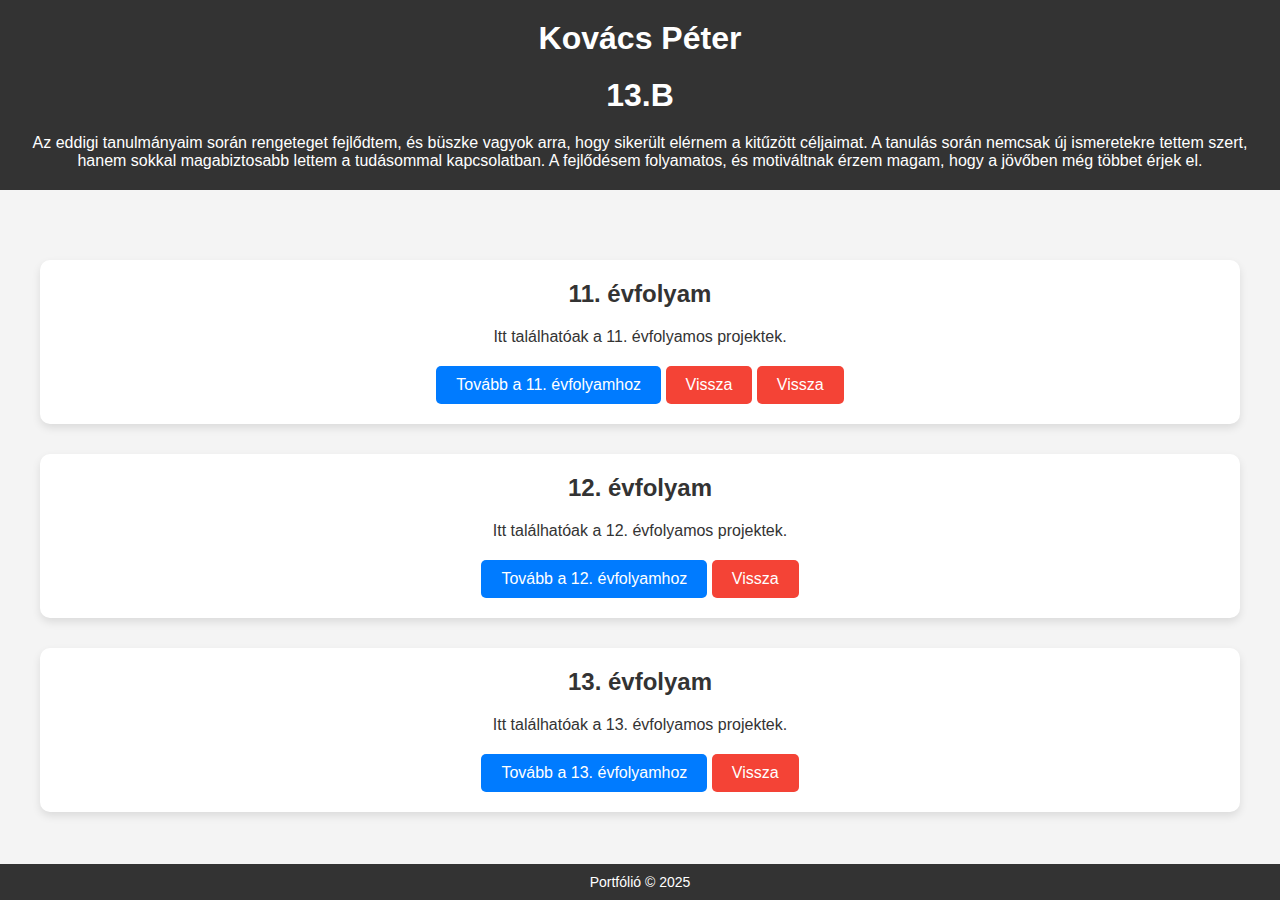
<file: weboldal2/index.html>
<!DOCTYPE html>
<html lang="hu">
<head>
    <meta charset="UTF-8">
    <meta name="viewport" content="width=device-width, initial-scale=1.0">
    <title>Portfólió</title>
    <link rel="stylesheet" href="style.css">
</head>
<body>
    <header>
        <h1>Kovács Péter</h1>
        <h1>13.B</h1>
        <p>Az eddigi tanulmányaim során rengeteget fejlődtem, és büszke vagyok arra, hogy sikerült elérnem a kitűzött céljaimat.
            A tanulás során nemcsak új ismeretekre tettem szert, hanem sokkal magabiztosabb lettem a tudásommal kapcsolatban. 
            A fejlődésem folyamatos, és motiváltnak érzem magam, hogy a jövőben még többet érjek el.</p>
    </header>

    <main>
        <section id="11">
            <h2>11. évfolyam</h2>
            <p>Itt találhatóak a 11. évfolyamos projektek.</p>
            <a href="11.html" class="go-to-link">Tovább a 11. évfolyamhoz</a>
            <button onclick="goBack()">Vissza</button>
            <button onclick="goBack()">Vissza</button>
        </section>

        <section id="12">
            <h2>12. évfolyam</h2>
            <p>Itt találhatóak a 12. évfolyamos projektek.</p>
            <a href="12.html" class="go-to-link">Tovább a 12. évfolyamhoz</a>
            <button onclick="goBack()">Vissza</button>
        </section>

        <section id="13">
            <h2>13. évfolyam</h2>
            <p>Itt találhatóak a 13. évfolyamos projektek.</p>
            <a href="13.html" class="go-to-link">Tovább a 13. évfolyamhoz</a>
            <button onclick="goBack()">Vissza</button>
        </section>
    </main>

    <footer>
        <p>Portfólió &copy; 2025</p>
    </footer>

    <script>
        // Navigáció az évfolyamok között
        function scrollToSection(year) {
            document.getElementById(year).scrollIntoView({ behavior: 'smooth' });
        }

        // Visszalépés funkció
        function goBack() {
            window.history.back();
        }
    </script>
</body>
</html>
</file>
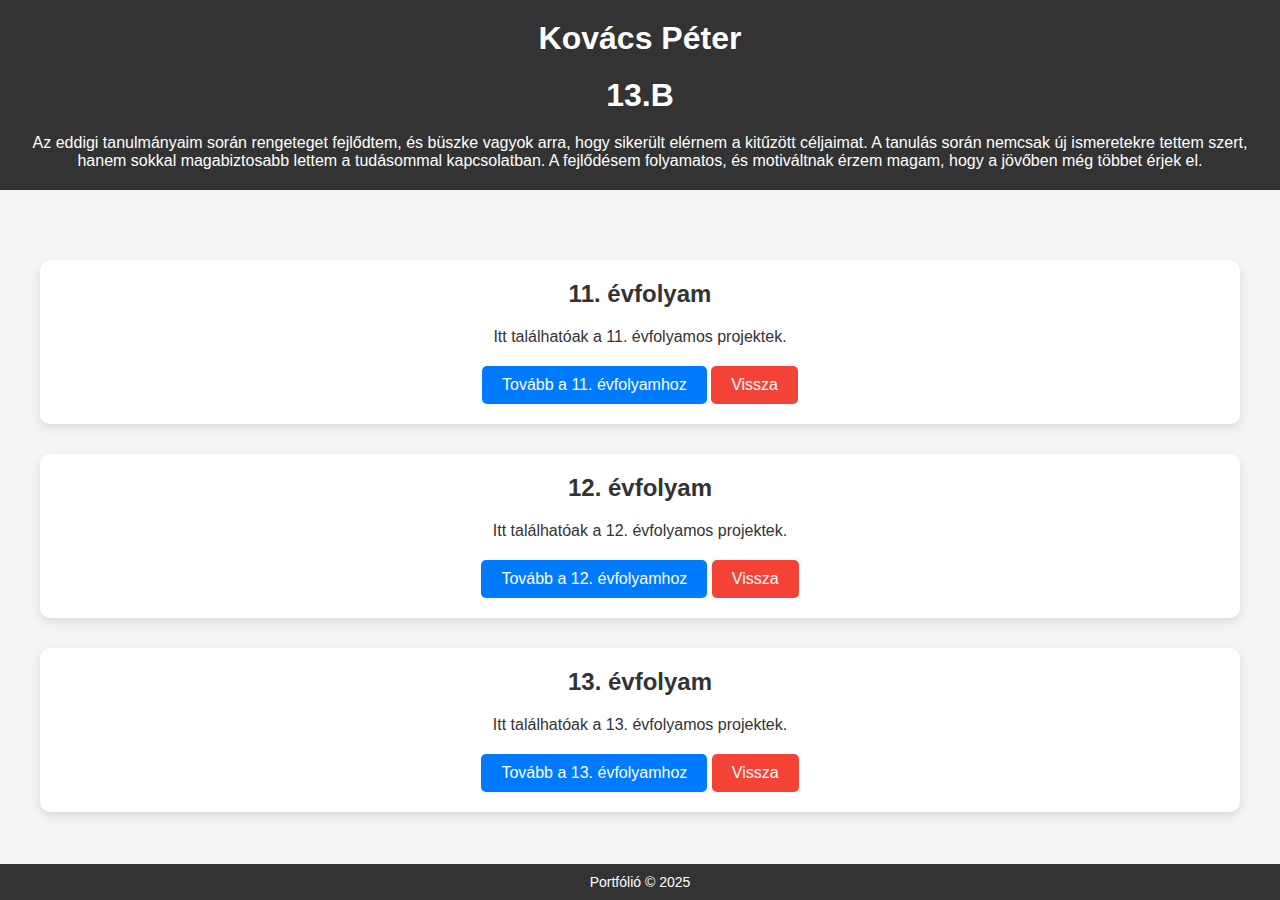
<file: weboldal3/index.html>
<!DOCTYPE html>
<html lang="hu">
<head>
    <meta charset="UTF-8">
    <meta name="viewport" content="width=device-width, initial-scale=1.0">
    <title>Portfólió</title>
    <link rel="stylesheet" href="style.css">
</head>
<body>
    <header>
        <h1>Kovács Péter</h1>
        <h1>13.B</h1>
        <p>Az eddigi tanulmányaim során rengeteget fejlődtem, és büszke vagyok arra, hogy sikerült elérnem a kitűzött céljaimat.
            A tanulás során nemcsak új ismeretekre tettem szert, hanem sokkal magabiztosabb lettem a tudásommal kapcsolatban. 
            A fejlődésem folyamatos, és motiváltnak érzem magam, hogy a jövőben még többet érjek el.</p>
    </header>

    <main>
        <section id="11">
            <h2>11. évfolyam</h2>
            <p>Itt találhatóak a 11. évfolyamos projektek.</p>
            <a href="11.html" class="go-to-link">Tovább a 11. évfolyamhoz</a>
            <button onclick="goBack()">Vissza</button>
        </section>

        <section id="12">
            <h2>12. évfolyam</h2>
            <p>Itt találhatóak a 12. évfolyamos projektek.</p>
            <a href="12.html" class="go-to-link">Tovább a 12. évfolyamhoz</a>
            <button onclick="goBack()">Vissza</button>
        </section>

        <section id="13">
            <h2>13. évfolyam</h2>
            <p>Itt találhatóak a 13. évfolyamos projektek.</p>
            <a href="13.html" class="go-to-link">Tovább a 13. évfolyamhoz</a>
            <button onclick="goBack()">Vissza</button>
        </section>
    </main>

    <footer>
        <p>Portfólió &copy; 2025</p>
    </footer>

    <script>
        // Navigáció az évfolyamok között
        function scrollToSection(year) {
            document.getElementById(year).scrollIntoView({ behavior: 'smooth' });
        }

        // Visszalépés funkció
        function goBack() {
            window.history.back();
        }
    </script>
</body>
</html>
</file>
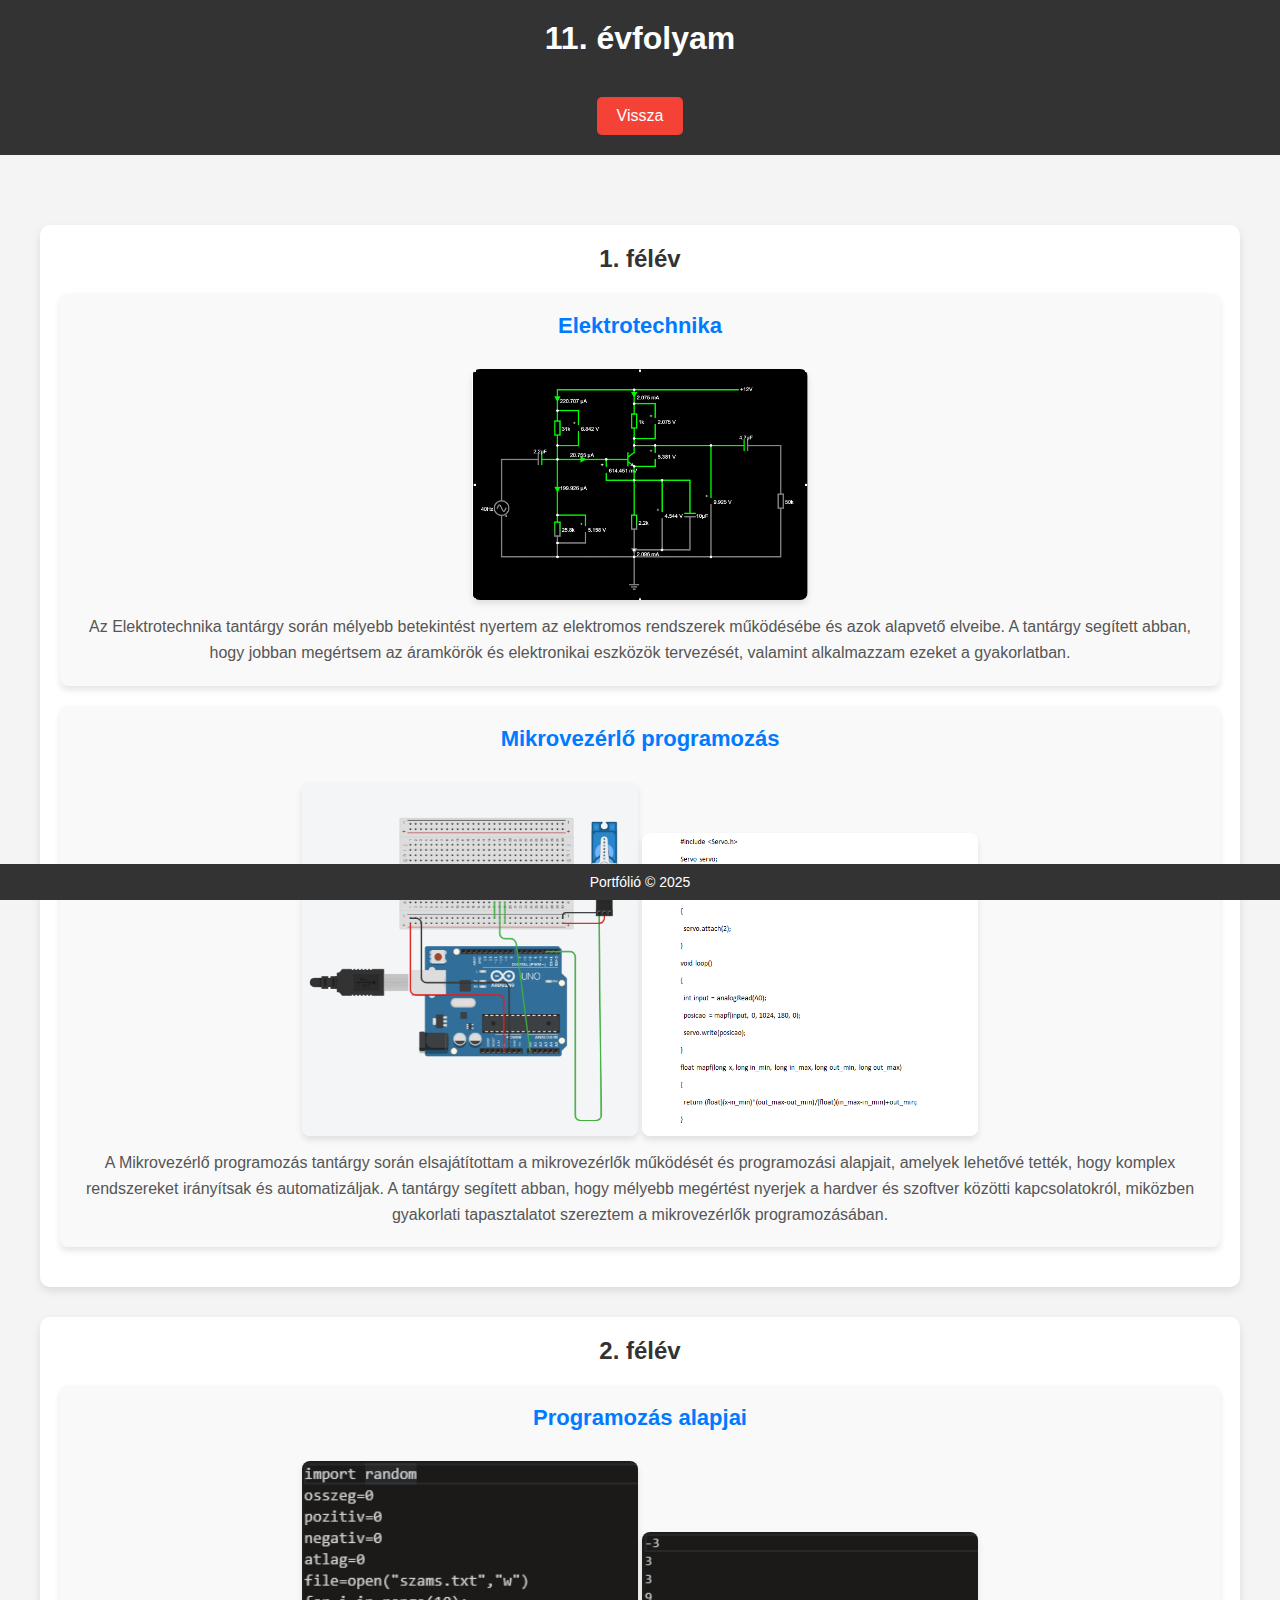
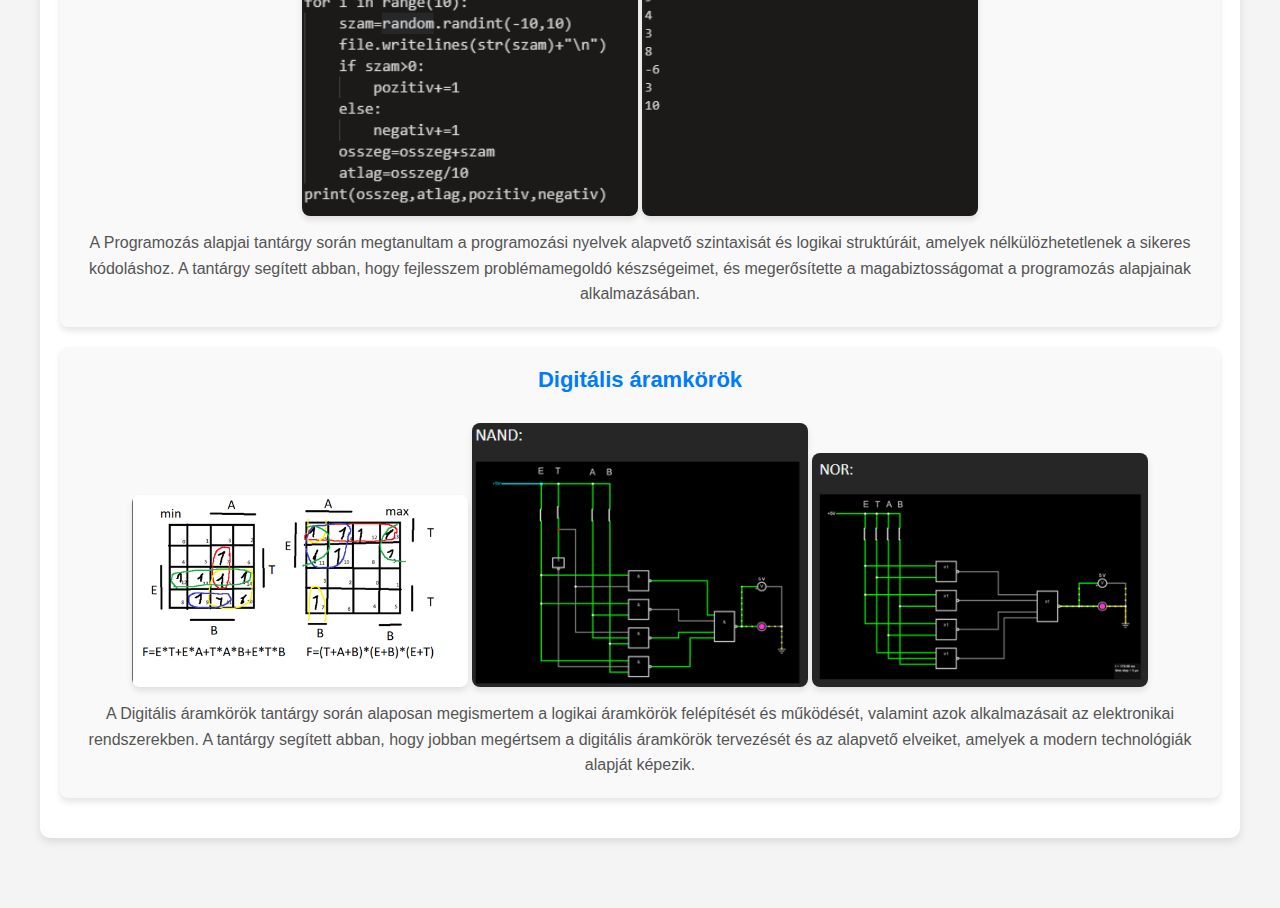
<file: weboldal2/11.html>
<!DOCTYPE html>
<html lang="hu">
<head>
    <meta charset="UTF-8">
    <meta name="viewport" content="width=device-width, initial-scale=1.0">
    <title>11. évfolyam</title>
    <link rel="stylesheet" href="style.css">
</head>
<body>
    <header>
        <h1>11. évfolyam</h1>
        <button onclick="window.history.back()">Vissza</button>
    </header>

    <main>
        <!-- 1. félév -->
        <section id="semester1">
            <h2>1. félév</h2>

            <!-- Tantárgy 1 -->
            <div class="subject">
                <h3>Elektrotechnika</h3>
                <img src="elek2.PNG" alt="Elektrotechnika" class="subject-image">
                <p>Az Elektrotechnika tantárgy során mélyebb betekintést nyertem az elektromos rendszerek működésébe és azok alapvető elveibe. A tantárgy segített abban, hogy jobban megértsem az áramkörök és elektronikai eszközök tervezését, valamint alkalmazzam ezeket a gyakorlatban.</p>
            </div>

            <!-- Tantárgy 2 -->
            <div class="subject">
                <h3>Mikrovezérlő programozás</h3>
                <img src="mikro.png" alt="Mikrovezérlő programozás" class="subject-image">
                <img src="mikro2.png" alt="Mikrovezérlő programozás" class="subject-image">
                <p>A Mikrovezérlő programozás tantárgy során elsajátítottam a mikrovezérlők működését és programozási alapjait, amelyek lehetővé tették, hogy komplex rendszereket irányítsak és automatizáljak. A tantárgy segített abban, hogy mélyebb megértést nyerjek a hardver és szoftver közötti kapcsolatokról, miközben gyakorlati tapasztalatot szereztem a mikrovezérlők programozásában.</p>
            </div>
        </section>

        <!-- 2. félév -->
        <section id="semester2">
            <h2>2. félév</h2>

            <!-- Tantárgy 3 -->
            <div class="subject">
                <h3>Programozás alapjai</h3>
                <img src="Progalap.png" alt="Programozás alapjai" class="subject-image">
                <img src="Progalap2.png" alt="Programozás alapjai" class="subject-image">
                <p>A Programozás alapjai tantárgy során megtanultam a programozási nyelvek alapvető szintaxisát és logikai struktúráit, amelyek nélkülözhetetlenek a sikeres kódoláshoz. A tantárgy segített abban, hogy fejlesszem problémamegoldó készségeimet, és megerősítette a magabiztosságomat a programozás alapjainak alkalmazásában.</p>
            </div>

            <!-- Tantárgy 4 -->
            <div class="subject">
                <h3>Digitális áramkörök</h3>
                <img src="digi.png" alt="Digitális áramkörök" class="subject-image">
                <img src="nand.png" alt="Digitális áramkörök" class="subject-image">
                <img src="nor.png" alt="Digitális áramkörök" class="subject-image">
                <p>A Digitális áramkörök tantárgy során alaposan megismertem a logikai áramkörök felépítését és működését, valamint azok alkalmazásait az elektronikai rendszerekben. A tantárgy segített abban, hogy jobban megértsem a digitális áramkörök tervezését és az alapvető elveiket, amelyek a modern technológiák alapját képezik.</p>
            </div>
        </section>
    </main>

    <footer>
        <p>Portfólió &copy; 2025</p>
    </footer>
</body>
</html>
</file>
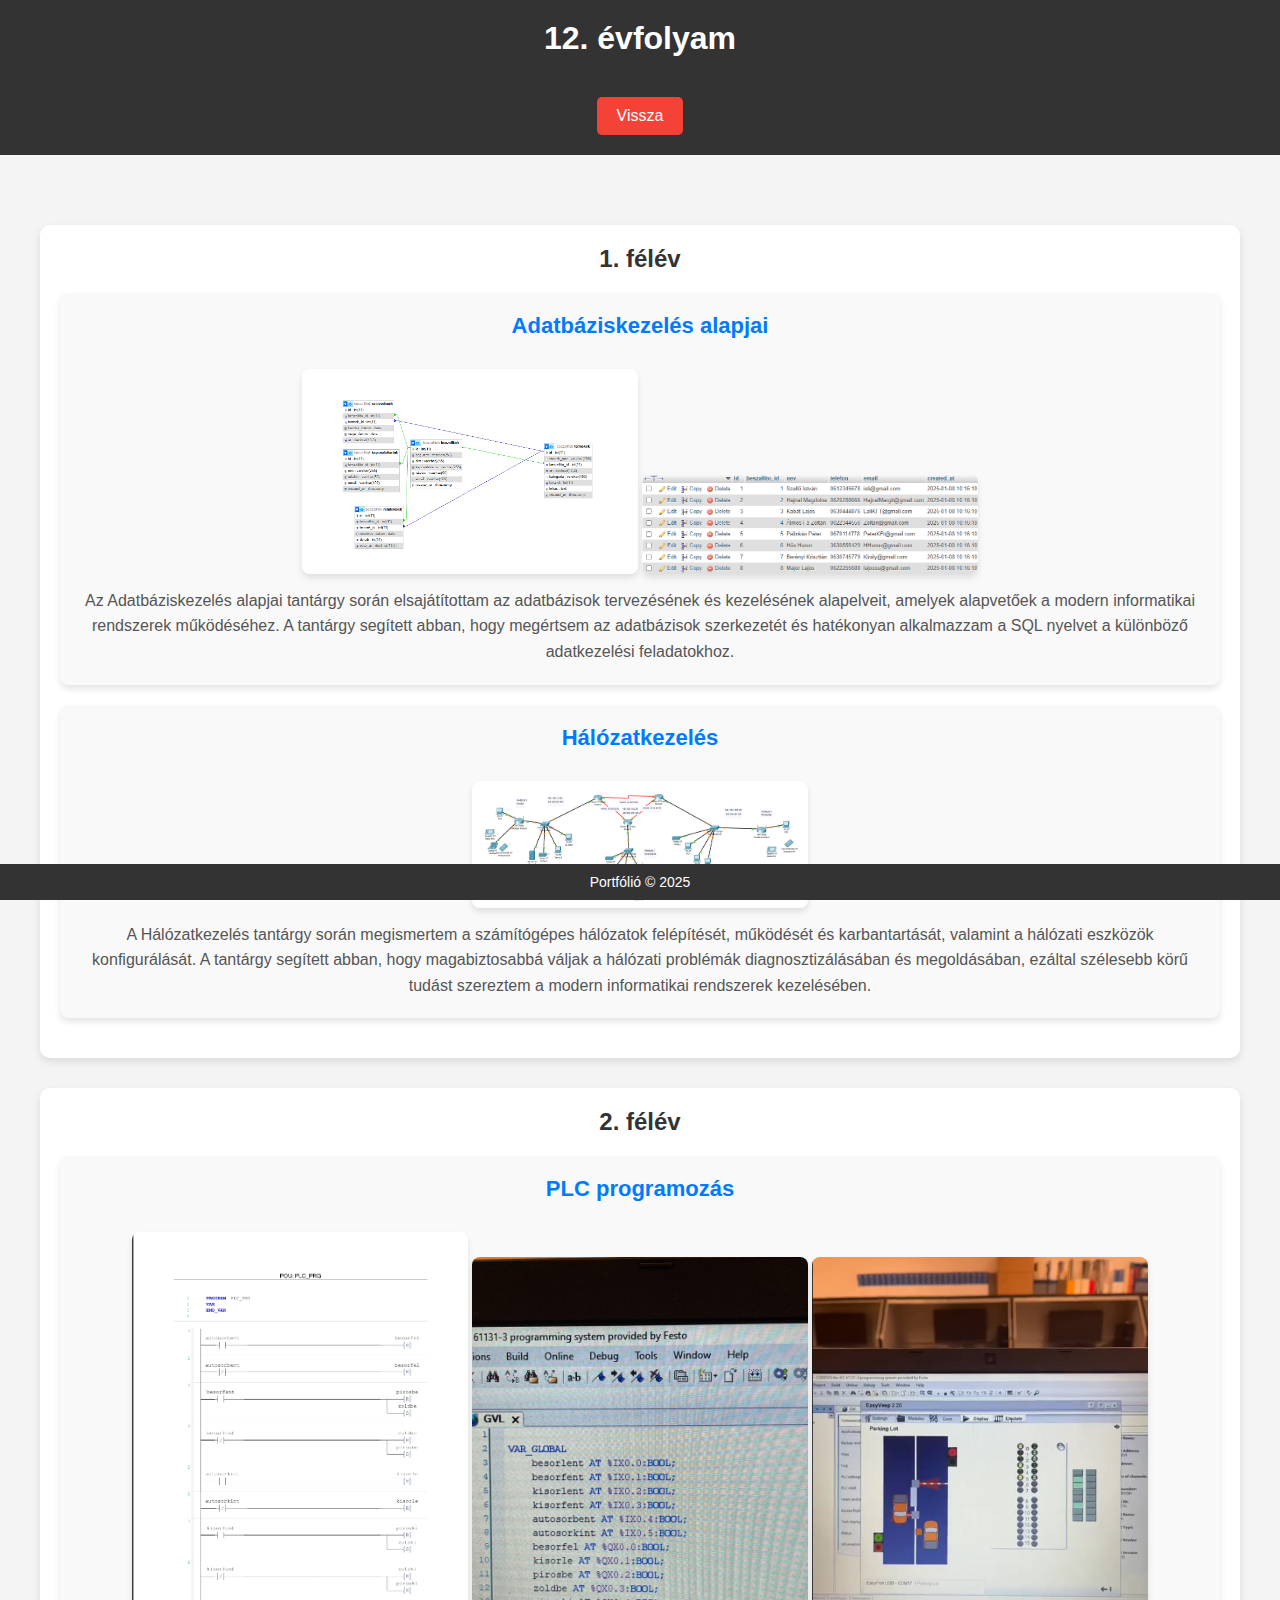
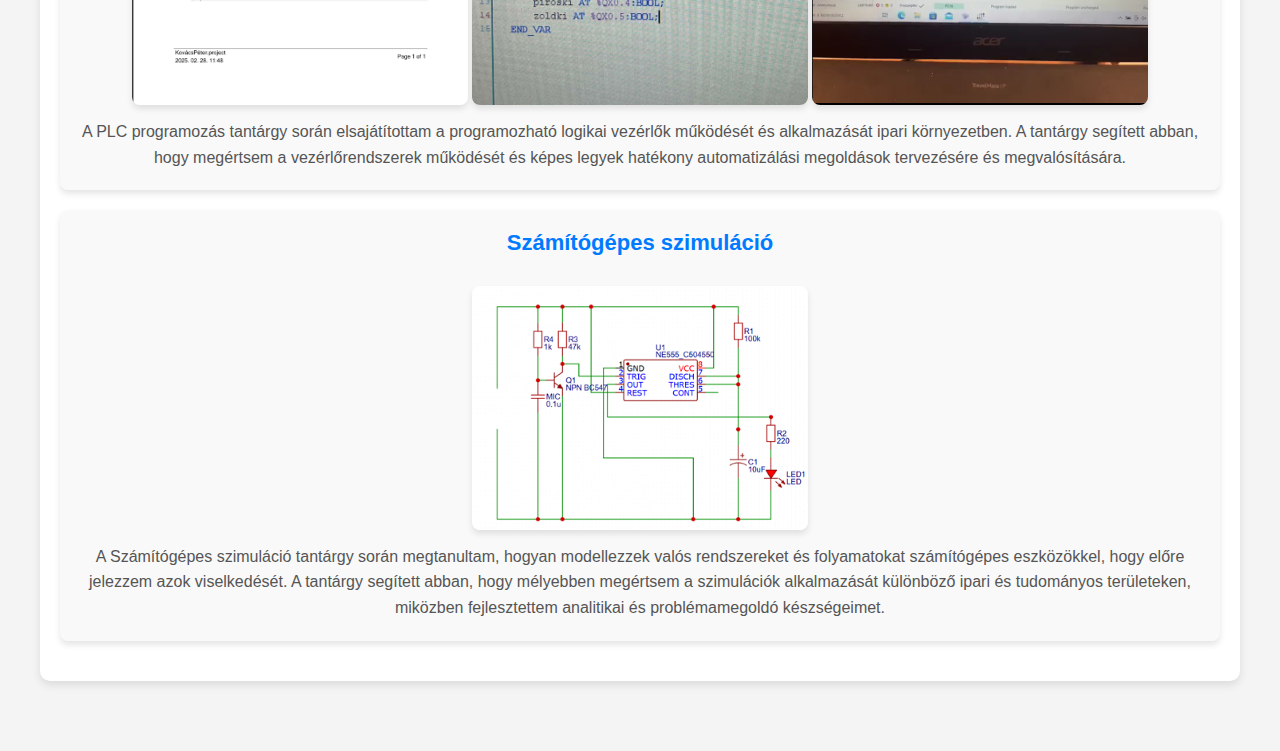
<file: weboldal2/12.html>
<!DOCTYPE html>
<html lang="hu">
<head>
    <meta charset="UTF-8">
    <meta name="viewport" content="width=device-width, initial-scale=1.0">
    <title>12. évfolyam</title>
    <link rel="stylesheet" href="style.css">
</head>
<body>
    <header>
        <h1>12. évfolyam</h1>
        <button onclick="window.history.back()">Vissza</button>
    </header>

    <main>
        <!-- 1. félév -->
        <section id="semester1">
            <h2>1. félév</h2>

            <!-- Tantárgy 1 -->
            <div class="subject">
                <h3>Adatbáziskezelés alapjai</h3>
                <img src="adatb1.PNG" alt="Adatbáziskezelés alapjai" class="subject-image">
                <img src="kapcsolattartok.PNG" alt="Adatbáziskezelés alapjai" class="subject-image">
                <p>Az Adatbáziskezelés alapjai tantárgy során elsajátítottam az adatbázisok tervezésének és kezelésének alapelveit, amelyek alapvetőek a modern informatikai rendszerek működéséhez. A tantárgy segített abban, hogy megértsem az adatbázisok szerkezetét és hatékonyan alkalmazzam a SQL nyelvet a különböző adatkezelési feladatokhoz.</p>
            </div>

            <!-- Tantárgy 2 -->
            <div class="subject">
                <h3>Hálózatkezelés</h3>
                <img src="hálózat.png" alt="Hálózatkezelés" class="subject-image">
                <p>A Hálózatkezelés tantárgy során megismertem a számítógépes hálózatok felépítését, működését és karbantartását, valamint a hálózati eszközök konfigurálását. A tantárgy segített abban, hogy magabiztosabbá váljak a hálózati problémák diagnosztizálásában és megoldásában, ezáltal szélesebb körű tudást szereztem a modern informatikai rendszerek kezelésében.</p>
            </div>
        </section>

        <!-- 2. félév -->
        <section id="semester2">
            <h2>2. félév</h2>

            <!-- Tantárgy 3 -->
            <div class="subject">
                <h3>PLC programozás</h3>
                <img src="PLC.png" alt="PLC programozás" class="subject-image">
                <img src="bemenet kimenet.jpg" alt="PLC programozás" class="subject-image">
                <img src="PLC2.png" alt="PLC programozás" class="subject-image">
                <p>A PLC programozás tantárgy során elsajátítottam a programozható logikai vezérlők működését és alkalmazását ipari környezetben. A tantárgy segített abban, hogy megértsem a vezérlőrendszerek működését és képes legyek hatékony automatizálási megoldások tervezésére és megvalósítására.</p>
            </div>

            <!-- Tantárgy 4 -->
            <div class="subject">
                <h3>Számítógépes szimuláció</h3>
                <img src="szimulacio.PNG" alt="Számítógépes szimuláció" class="subject-image">
                <p>A Számítógépes szimuláció tantárgy során megtanultam, hogyan modellezzek valós rendszereket és folyamatokat számítógépes eszközökkel, hogy előre jelezzem azok viselkedését. A tantárgy segített abban, hogy mélyebben megértsem a szimulációk alkalmazását különböző ipari és tudományos területeken, miközben fejlesztettem analitikai és problémamegoldó készségeimet.</p>
            </div>
        </section>
    </main>

    <footer>
        <p>Portfólió &copy; 2025</p>
    </footer>
</body>
</html>
</file>
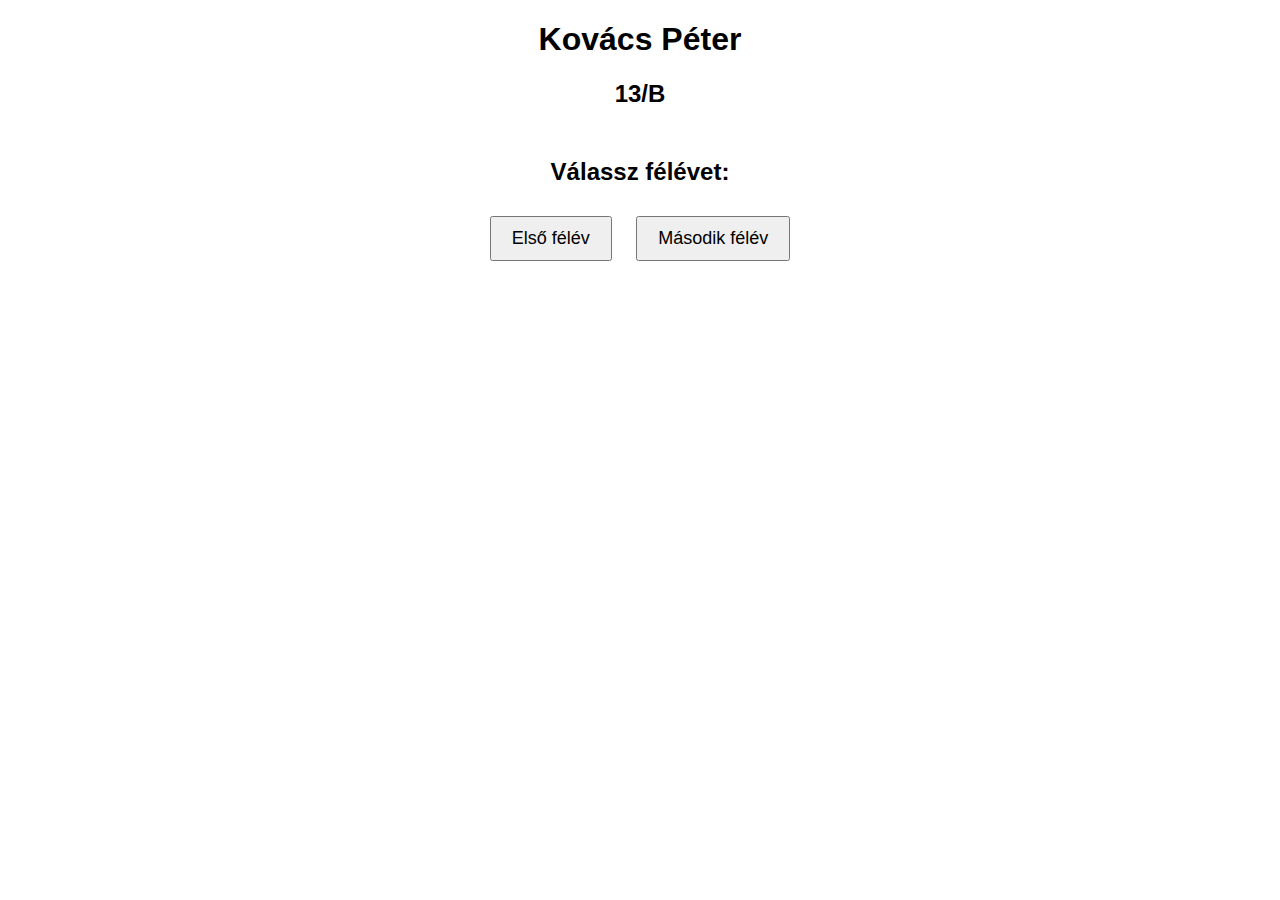
<file: weboldal2/felev.html>
<!DOCTYPE html>
<html lang="hu">
<head>
    <meta charset="UTF-8">
    <meta name="viewport" content="width=device-width, initial-scale=1.0">
    <title>13. évfolyam</title>
    <style>
        body { font-family: Arial, sans-serif; text-align: center; }
        .container { margin-top: 50px; }
        button { padding: 10px 20px; margin: 10px; font-size: 18px; cursor: pointer; }
    </style>
</head>
<body>
    <h1>Kovács Péter</h1>
    <h2>13/B</h2>
    <div class="container">
        <h2>Válassz félévet:</h2>
        <button onclick="location.href='13elsofelev.html'">Első félév</button>
        <button onclick="location.href='13masodikfelev.html'">Második félév</button>
    </div>
</body>
</html>
</file>
<file: weboldal2/style.css>
/* Alap stílusok */
* {
    margin: 0;
    padding: 0;
    box-sizing: border-box;
}

body {
    font-family: Arial, sans-serif;
    background-color: #f4f4f4;
    color: #333;
}

header {
    background-color: #333;
    color: white;
    padding: 20px;
    text-align: center;
}

header h1 {
    margin-bottom: 20px;
}

nav button {
    background-color: #555;
    color: white;
    border: none;
    padding: 10px 20px;
    margin: 5px;
    cursor: pointer;
    font-size: 16px;
}

nav button:hover {
    background-color: #888;
}

/* Szakaszok */
main {
    padding: 40px;
    text-align: center;
}

section {
    margin: 20px 0;
    padding: 20px;
    background-color: #fff;
    border-radius: 8px;
    box-shadow: 0 4px 8px rgba(0, 0, 0, 0.1);
}

h2 {
    color: #333;
    margin-bottom: 20px;
}

.go-to-link {
    display: inline-block;
    margin-top: 10px;
    padding: 10px 20px;
    background-color: #007bff;
    color: white;
    text-decoration: none;
    border-radius: 5px;
}

.go-to-link:hover {
    background-color: #0056b3;
}

/* Vissza gomb */
button {
    margin-top: 20px;
    padding: 10px 20px;
    background-color: #f44336;
    color: white;
    border: none;
    border-radius: 5px;
    cursor: pointer;
}

button:hover {
    background-color: #d32f2f;
}

/* Footer */
footer {
    background-color: #333;
    color: white;
    text-align: center;
    padding: 10px;
    position: fixed;
    bottom: 0;
    width: 100%;
}
/* Alap stílusok */
* {
    margin: 0;
    padding: 0;
    box-sizing: border-box;
}

body {
    font-family: Arial, sans-serif;
    background-color: #f4f4f4;
    color: #333;
}

/* Header */
header {
    background-color: #333;
    color: white;
    padding: 20px;
    text-align: center;
}

header h1 {
    margin-bottom: 20px;
}

/* Vissza gomb */
button {
    padding: 10px 20px;
    background-color: #f44336;
    color: white;
    border: none;
    border-radius: 5px;
    cursor: pointer;
    font-size: 16px;
}

button:hover {
    background-color: #d32f2f;
}

/* Szakaszok */
main {
    padding: 40px;
    text-align: center;
}

section {
    margin: 30px 0;
    padding: 20px;
    background-color: #fff;
    border-radius: 10px;
    box-shadow: 0 4px 8px rgba(0, 0, 0, 0.1);
}

h2 {
    color: #333;
    font-size: 24px;
    margin-bottom: 20px;
}

/* Tantárgyak */
.subject {
    margin: 20px 0;
    padding: 20px;
    background-color: #f9f9f9;
    border-radius: 8px;
    box-shadow: 0 4px 6px rgba(0, 0, 0, 0.1);
}

.subject h3 {
    color: #007bff;
    font-size: 22px;
    margin-bottom: 10px;
}

.subject p {
    font-size: 16px;
    line-height: 1.6;
    color: #555;
}

/* Képek */
.subject-image {
    width: 50%;
    height: 50%;
    border-radius: 8px;
    margin-top: 20px;
    box-shadow: 0 4px 6px rgba(0, 0, 0, 0.1);
}

/* Kép és szöveg elrendezése */
.subject img {
    max-width: 30%;
}

.subject p {
    margin-top: 10px;
}

/* Footer */
footer {
    background-color: #333;
    color: white;
    text-align: center;
    padding: 10px;
    position: fixed;
    bottom: 0;
    width: 100%;
    font-size: 14px;
}

footer p {
    margin: 0;
}
</file>
<file: weboldal3/style.css>
/* Alap stílusok */
* {
    margin: 0;
    padding: 0;
    box-sizing: border-box;
}

body {
    font-family: Arial, sans-serif;
    background-color: #f4f4f4;
    color: #333;
}

header {
    background-color: #333;
    color: white;
    padding: 20px;
    text-align: center;
}

header h1 {
    margin-bottom: 20px;
}

nav button {
    background-color: #555;
    color: white;
    border: none;
    padding: 10px 20px;
    margin: 5px;
    cursor: pointer;
    font-size: 16px;
}

nav button:hover {
    background-color: #888;
}

/* Szakaszok */
main {
    padding: 40px;
    text-align: center;
}

section {
    margin: 20px 0;
    padding: 20px;
    background-color: #fff;
    border-radius: 8px;
    box-shadow: 0 4px 8px rgba(0, 0, 0, 0.1);
}

h2 {
    color: #333;
    margin-bottom: 20px;
}

.go-to-link {
    display: inline-block;
    margin-top: 10px;
    padding: 10px 20px;
    background-color: #007bff;
    color: white;
    text-decoration: none;
    border-radius: 5px;
}

.go-to-link:hover {
    background-color: #0056b3;
}

/* Vissza gomb */
button {
    margin-top: 20px;
    padding: 10px 20px;
    background-color: #f44336;
    color: white;
    border: none;
    border-radius: 5px;
    cursor: pointer;
}

button:hover {
    background-color: #d32f2f;
}

/* Footer */
footer {
    background-color: #333;
    color: white;
    text-align: center;
    padding: 10px;
    position: fixed;
    bottom: 0;
    width: 100%;
}
/* Alap stílusok */
* {
    margin: 0;
    padding: 0;
    box-sizing: border-box;
}

body {
    font-family: Arial, sans-serif;
    background-color: #f4f4f4;
    color: #333;
}

/* Header */
header {
    background-color: #333;
    color: white;
    padding: 20px;
    text-align: center;
}

header h1 {
    margin-bottom: 20px;
}

/* Vissza gomb */
button {
    padding: 10px 20px;
    background-color: #f44336;
    color: white;
    border: none;
    border-radius: 5px;
    cursor: pointer;
    font-size: 16px;
}

button:hover {
    background-color: #d32f2f;
}

/* Szakaszok */
main {
    padding: 40px;
    text-align: center;
}

section {
    margin: 30px 0;
    padding: 20px;
    background-color: #fff;
    border-radius: 10px;
    box-shadow: 0 4px 8px rgba(0, 0, 0, 0.1);
}

h2 {
    color: #333;
    font-size: 24px;
    margin-bottom: 20px;
}

/* Tantárgyak */
.subject {
    margin: 20px 0;
    padding: 20px;
    background-color: #f9f9f9;
    border-radius: 8px;
    box-shadow: 0 4px 6px rgba(0, 0, 0, 0.1);
}

.subject h3 {
    color: #007bff;
    font-size: 22px;
    margin-bottom: 10px;
}

.subject p {
    font-size: 16px;
    line-height: 1.6;
    color: #555;
}

/* Képek */
.subject-image {
    width: 50%;
    height: 50%;
    border-radius: 8px;
    margin-top: 20px;
    box-shadow: 0 4px 6px rgba(0, 0, 0, 0.1);
}

/* Kép és szöveg elrendezése */
.subject img {
    max-width: 30%;
}

.subject p {
    margin-top: 10px;
}

/* Footer */
footer {
    background-color: #333;
    color: white;
    text-align: center;
    padding: 10px;
    position: fixed;
    bottom: 0;
    width: 100%;
    font-size: 14px;
}

footer p {
    margin: 0;
}
</file>
